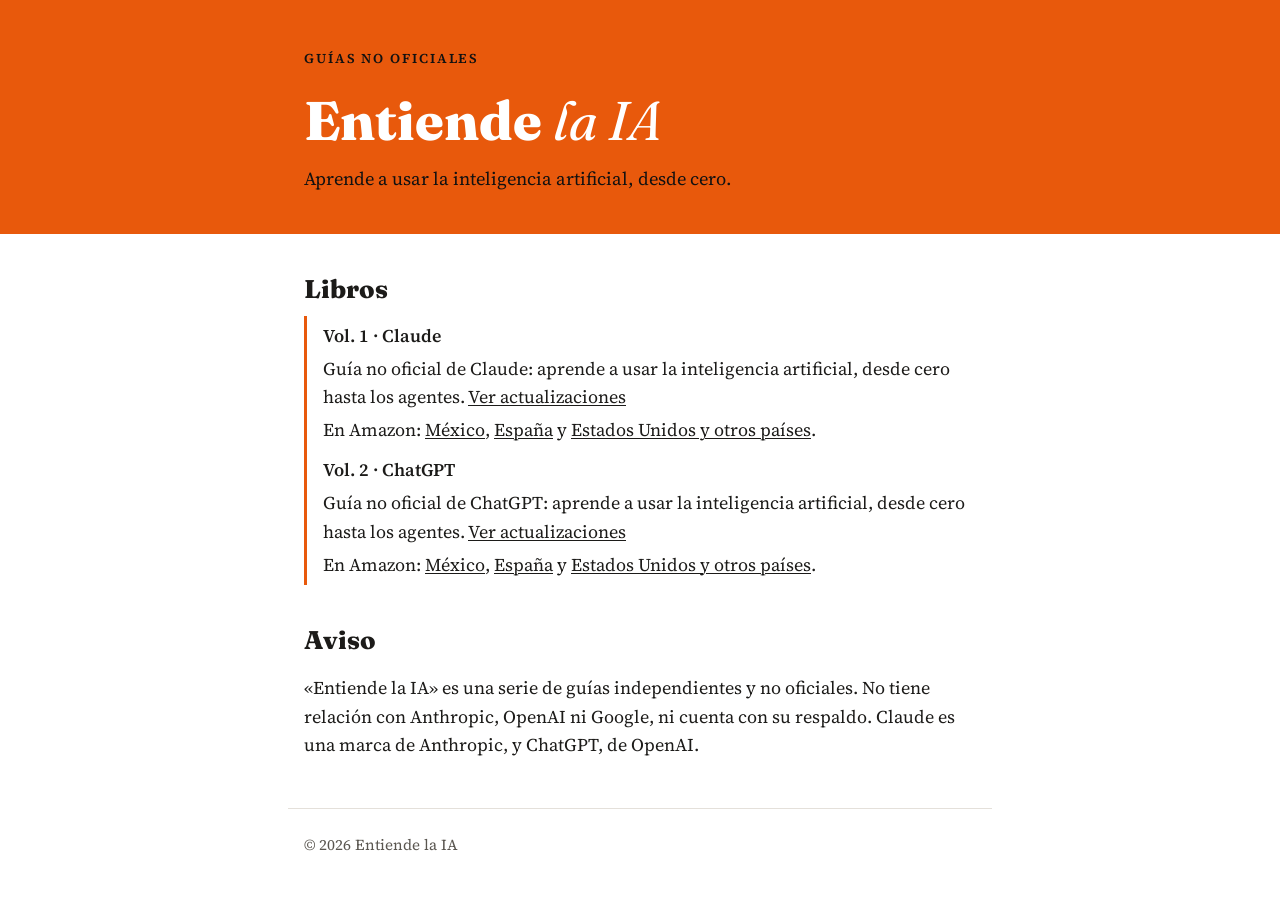
<file: index.html>
<!doctype html>
<html lang="es">
<head>
<meta charset="utf-8">
<meta name="viewport" content="width=device-width, initial-scale=1">
<title>Entiende la IA</title>
<meta name="description" content="Guías no oficiales para aprender a usar la inteligencia artificial, desde cero.">
<link rel="icon" href="data:image/svg+xml,%3Csvg xmlns='http://www.w3.org/2000/svg' viewBox='0 0 32 32'%3E%3Crect width='32' height='32' rx='6' fill='%23E8590C'/%3E%3Ctext x='16' y='22' font-family='Georgia,serif' font-size='15' font-weight='700' text-anchor='middle' fill='%23111'%3EIA%3C/text%3E%3C/svg%3E">
<link rel="preconnect" href="https://fonts.googleapis.com">
<link rel="preconnect" href="https://fonts.gstatic.com" crossorigin>
<link rel="stylesheet" href="https://fonts.googleapis.com/css2?family=Fraunces:ital,opsz,wght@0,9..144,800;1,9..144,400&family=Source+Serif+4:ital,wght@0,400;0,600;1,400&display=swap">
<link rel="stylesheet" href="estilo.css">
</head>
<body>
<header class="banda">
  <div class="caja">
    <p class="volanta">Guías no oficiales</p>
    <h1 class="marca">Entiende <em>la IA</em></h1>
    <p class="bajada">Aprende a usar la inteligencia artificial, desde cero.</p>
  </div>
</header>

<main class="caja">
  <section>
    <h2>Libros</h2>
    <ol class="novedades">
      <li>
        <p class="fecha">Vol. 1 · Claude</p>
        <p>Guía no oficial de Claude: aprende a usar la inteligencia artificial, desde cero hasta los agentes. <a href="claude/">Ver actualizaciones</a></p>
        <p>En Amazon: <a href="https://www.amazon.com.mx/dp/B0H7L9KS85">México</a>, <a href="https://www.amazon.es/dp/B0H7L9KS85">España</a> y <a href="https://www.amazon.com/dp/B0H7L9KS85">Estados Unidos y otros países</a>.</p>
      </li>
      <li>
        <p class="fecha">Vol. 2 · ChatGPT</p>
        <p>Guía no oficial de ChatGPT: aprende a usar la inteligencia artificial, desde cero hasta los agentes. <a href="chatgpt/">Ver actualizaciones</a></p>
        <p>En Amazon: <a href="https://www.amazon.com.mx/dp/B0HQBMYYZN">México</a>, <a href="https://www.amazon.es/dp/B0HQBMYYZN">España</a> y <a href="https://www.amazon.com/dp/B0HQBMYYZN">Estados Unidos y otros países</a>.</p>
      </li>
    </ol>
  </section>

  <section class="aviso">
    <h2>Aviso</h2>
    <p>«Entiende la IA» es una serie de guías independientes y no oficiales. No tiene relación con Anthropic, OpenAI ni Google, ni cuenta con su respaldo. Claude es una marca de Anthropic, y ChatGPT, de OpenAI.</p>
  </section>
</main>

<footer class="caja pie">© 2026 Entiende la IA</footer>
</body>
</html>
</file>
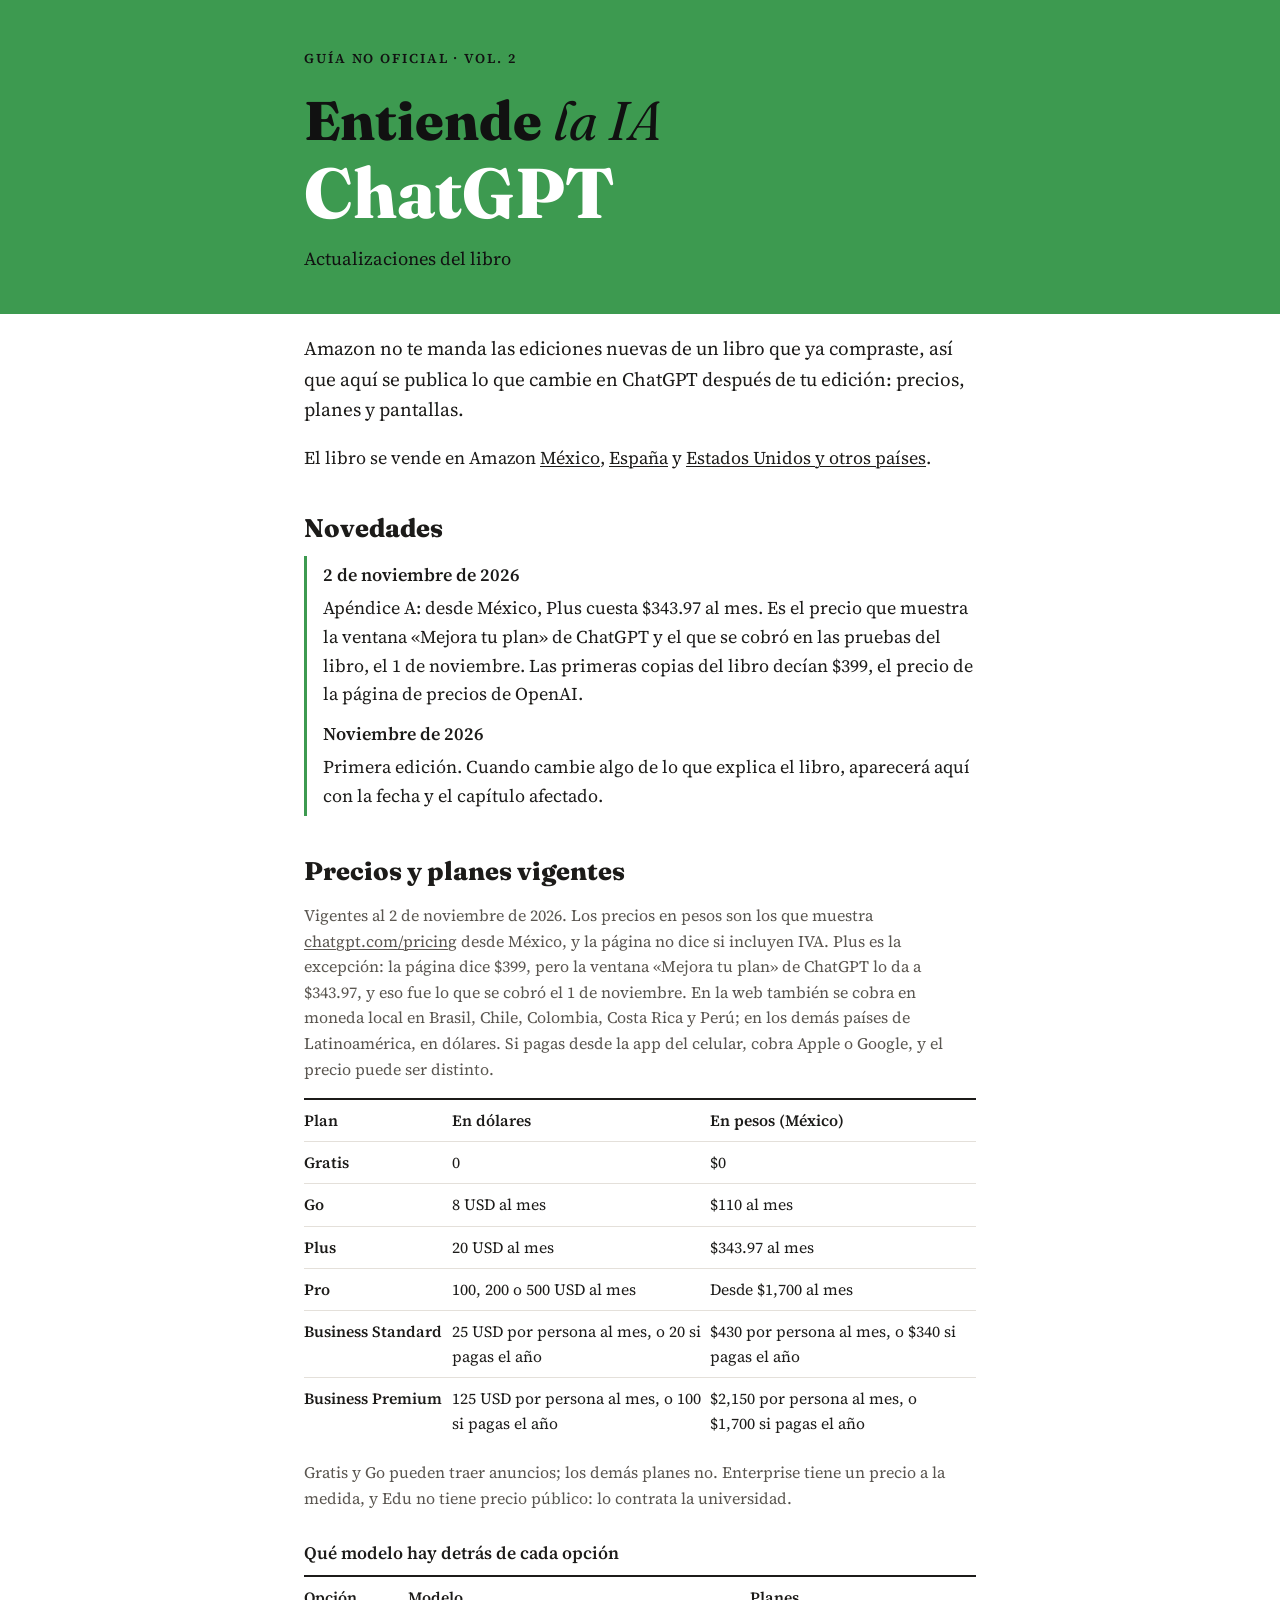
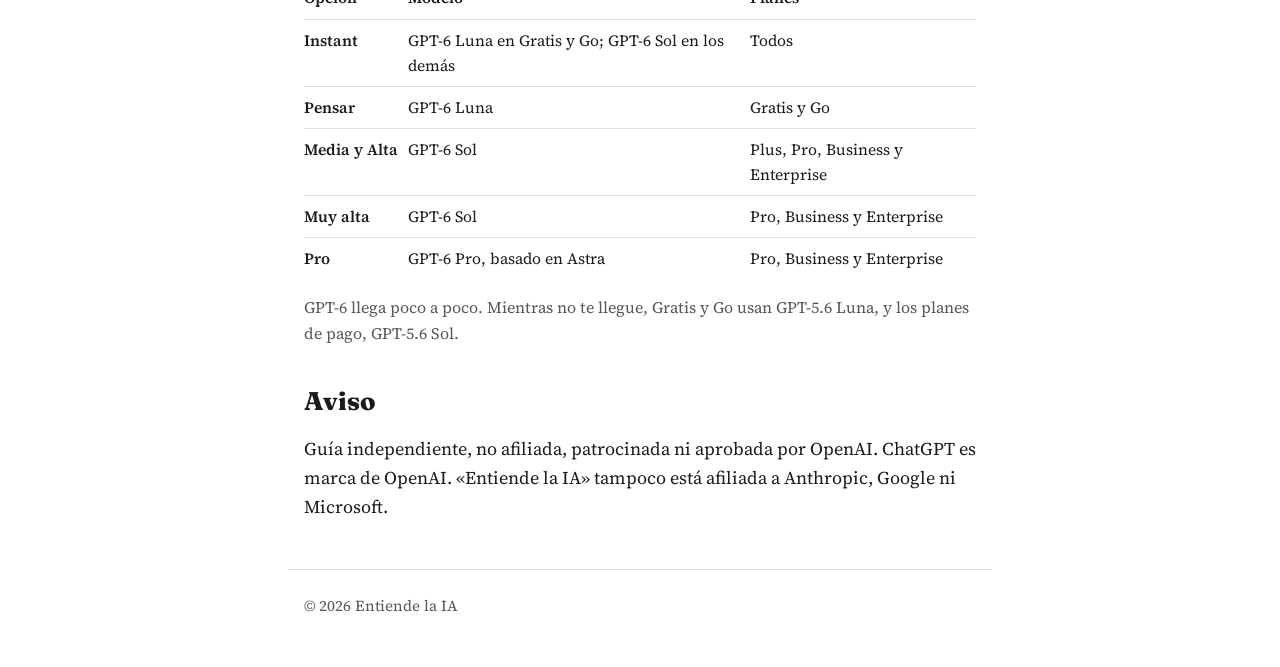
<file: chatgpt/index.html>
<!doctype html>
<html lang="es">
<head>
<meta charset="utf-8">
<meta name="viewport" content="width=device-width, initial-scale=1">
<title>Actualizaciones · Entiende la IA · ChatGPT</title>
<meta name="description" content="Lo que cambió en ChatGPT después de tu edición de «Entiende la IA · ChatGPT»: precios, planes y pantallas.">
<link rel="icon" href="data:image/svg+xml,%3Csvg xmlns='http://www.w3.org/2000/svg' viewBox='0 0 32 32'%3E%3Crect width='32' height='32' rx='6' fill='%233D9A50'/%3E%3Ctext x='16' y='22' font-family='Georgia,serif' font-size='15' font-weight='700' text-anchor='middle' fill='%23111'%3EIA%3C/text%3E%3C/svg%3E">
<link rel="preconnect" href="https://fonts.googleapis.com">
<link rel="preconnect" href="https://fonts.gstatic.com" crossorigin>
<link rel="stylesheet" href="https://fonts.googleapis.com/css2?family=Fraunces:ital,opsz,wght@0,9..144,800;1,9..144,400&family=Source+Serif+4:ital,wght@0,400;0,600;1,400&display=swap">
<link rel="stylesheet" href="../estilo.css">
<style>:root { --acento: #3D9A50; }</style>
</head>
<body>
<header class="banda">
  <div class="caja">
    <p class="volanta">Guía no oficial · Vol. 2</p>
    <p class="marca"><a href="/">Entiende <em>la IA</em></a></p>
    <h1>ChatGPT</h1>
    <p class="bajada">Actualizaciones del libro</p>
  </div>
</header>

<main class="caja">
  <p class="intro">Amazon no te manda las ediciones nuevas de un libro que ya compraste, así que aquí se publica lo que cambie en ChatGPT después de tu edición: precios, planes y pantallas.</p>
  <p>El libro se vende en Amazon <a href="https://www.amazon.com.mx/dp/B0HQBMYYZN">México</a>, <a href="https://www.amazon.es/dp/B0HQBMYYZN">España</a> y <a href="https://www.amazon.com/dp/B0HQBMYYZN">Estados Unidos y otros países</a>.</p>

  <section>
    <h2>Novedades</h2>
    <ol class="novedades">
      <li>
        <p class="fecha">2 de noviembre de 2026</p>
        <p>Apéndice A: desde México, Plus cuesta $343.97 al mes. Es el precio que muestra la ventana «Mejora tu plan» de ChatGPT y el que se cobró en las pruebas del libro, el 1 de noviembre. Las primeras copias del libro decían $399, el precio de la página de precios de OpenAI.</p>
      </li>
      <li>
        <p class="fecha">Noviembre de 2026</p>
        <p>Primera edición. Cuando cambie algo de lo que explica el libro, aparecerá aquí con la fecha y el capítulo afectado.</p>
      </li>
    </ol>
  </section>

  <section>
    <h2>Precios y planes vigentes</h2>
    <p class="nota">Vigentes al 2 de noviembre de 2026. Los precios en pesos son los que muestra <a href="https://chatgpt.com/pricing">chatgpt.com/pricing</a> desde México, y la página no dice si incluyen IVA. Plus es la excepción: la página dice $399, pero la ventana «Mejora tu plan» de ChatGPT lo da a $343.97, y eso fue lo que se cobró el 1 de noviembre. En la web también se cobra en moneda local en Brasil, Chile, Colombia, Costa Rica y Perú; en los demás países de Latinoamérica, en dólares. Si pagas desde la app del celular, cobra Apple o Google, y el precio puede ser distinto.</p>

    <div class="tabla"><table>
      <thead><tr><th>Plan</th><th>En dólares</th><th>En pesos (México)</th></tr></thead>
      <tbody>
        <tr><td>Gratis</td><td>0</td><td>$0</td></tr>
        <tr><td>Go</td><td>8 USD al mes</td><td>$110 al mes</td></tr>
        <tr><td>Plus</td><td>20 USD al mes</td><td>$343.97 al mes</td></tr>
        <tr><td>Pro</td><td>100, 200 o 500 USD al mes</td><td>Desde $1,700 al mes</td></tr>
        <tr><td>Business Standard</td><td>25 USD por persona al mes, o 20 si pagas el año</td><td>$430 por persona al mes, o $340 si pagas el año</td></tr>
        <tr><td>Business Premium</td><td>125 USD por persona al mes, o 100 si pagas el año</td><td>$2,150 por persona al mes, o $1,700 si pagas el año</td></tr>
      </tbody>
    </table></div>
    <p class="nota">Gratis y Go pueden traer anuncios; los demás planes no. Enterprise tiene un precio a la medida, y Edu no tiene precio público: lo contrata la universidad.</p>

    <h3>Qué modelo hay detrás de cada opción</h3>
    <div class="tabla"><table>
      <thead><tr><th>Opción</th><th>Modelo</th><th>Planes</th></tr></thead>
      <tbody>
        <tr><td>Instant</td><td>GPT-6 Luna en Gratis y Go; GPT-6 Sol en los demás</td><td>Todos</td></tr>
        <tr><td>Pensar</td><td>GPT-6 Luna</td><td>Gratis y Go</td></tr>
        <tr><td>Media y Alta</td><td>GPT-6 Sol</td><td>Plus, Pro, Business y Enterprise</td></tr>
        <tr><td>Muy alta</td><td>GPT-6 Sol</td><td>Pro, Business y Enterprise</td></tr>
        <tr><td>Pro</td><td>GPT-6 Pro, basado en Astra</td><td>Pro, Business y Enterprise</td></tr>
      </tbody>
    </table></div>
    <p class="nota">GPT-6 llega poco a poco. Mientras no te llegue, Gratis y Go usan GPT-5.6 Luna, y los planes de pago, GPT-5.6 Sol.</p>
  </section>

  <section class="aviso">
    <h2>Aviso</h2>
    <p>Guía independiente, no afiliada, patrocinada ni aprobada por OpenAI. ChatGPT es marca de OpenAI. «Entiende la IA» tampoco está afiliada a Anthropic, Google ni Microsoft.</p>
  </section>
</main>

<footer class="caja pie">© 2026 Entiende la IA</footer>
</body>
</html>
</file>
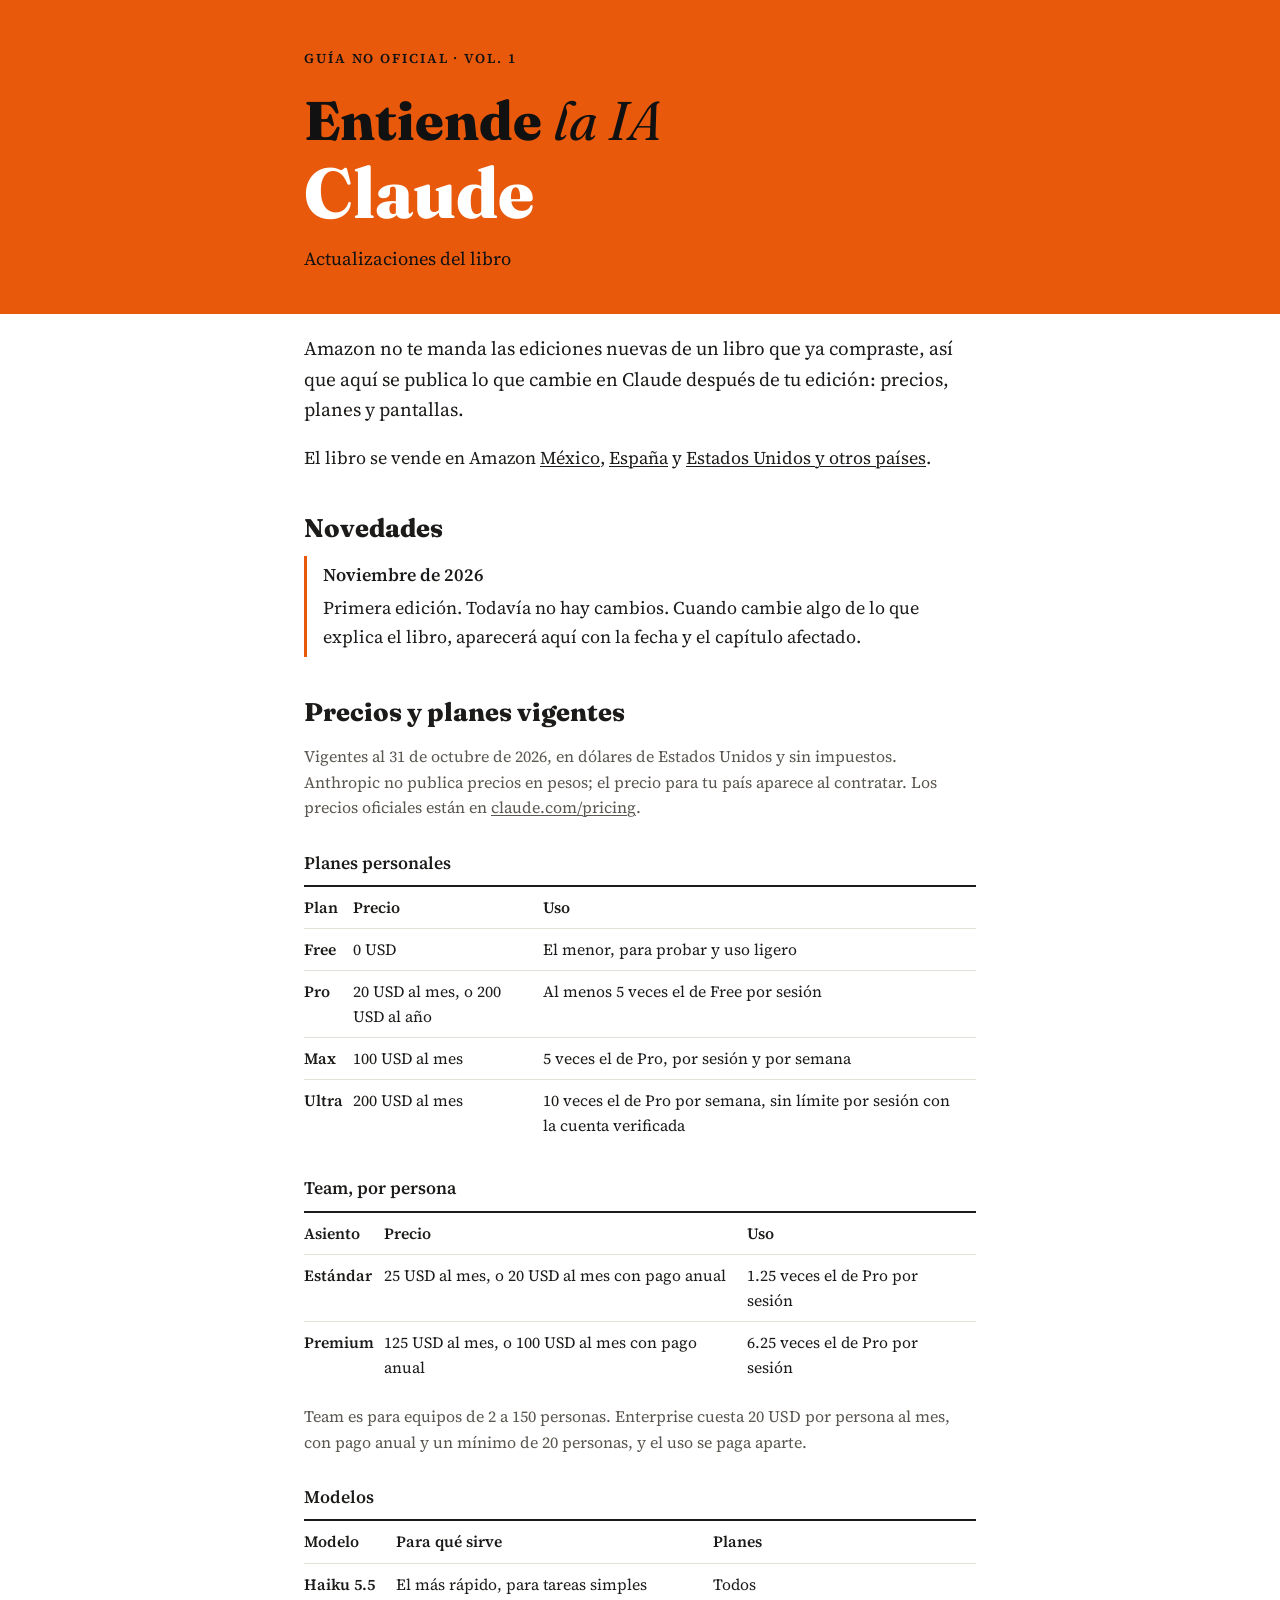
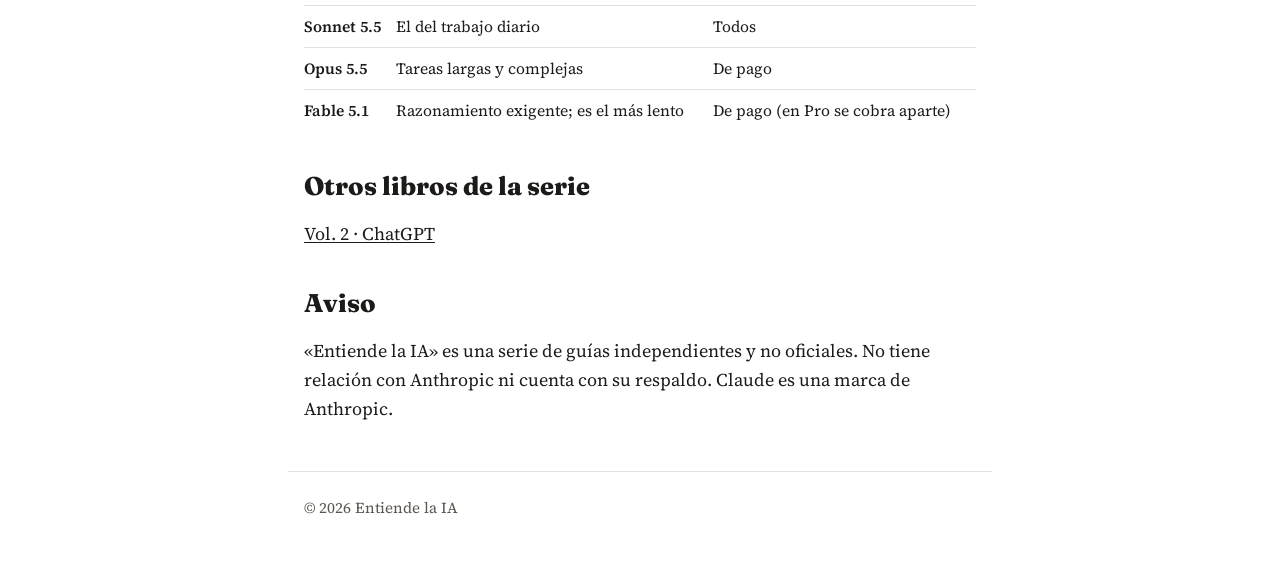
<file: claude/index.html>
<!doctype html>
<html lang="es">
<head>
<meta charset="utf-8">
<meta name="viewport" content="width=device-width, initial-scale=1">
<title>Actualizaciones · Entiende la IA · Claude</title>
<meta name="description" content="Lo que cambió en Claude después de tu edición de «Entiende la IA · Claude»: precios, planes y pantallas.">
<link rel="icon" href="data:image/svg+xml,%3Csvg xmlns='http://www.w3.org/2000/svg' viewBox='0 0 32 32'%3E%3Crect width='32' height='32' rx='6' fill='%23E8590C'/%3E%3Ctext x='16' y='22' font-family='Georgia,serif' font-size='15' font-weight='700' text-anchor='middle' fill='%23111'%3EIA%3C/text%3E%3C/svg%3E">
<link rel="preconnect" href="https://fonts.googleapis.com">
<link rel="preconnect" href="https://fonts.gstatic.com" crossorigin>
<link rel="stylesheet" href="https://fonts.googleapis.com/css2?family=Fraunces:ital,opsz,wght@0,9..144,800;1,9..144,400&family=Source+Serif+4:ital,wght@0,400;0,600;1,400&display=swap">
<link rel="stylesheet" href="../estilo.css">
<style>:root { --acento: #E8590C; }</style>
</head>
<body>
<header class="banda">
  <div class="caja">
    <p class="volanta">Guía no oficial · Vol. 1</p>
    <p class="marca"><a href="/">Entiende <em>la IA</em></a></p>
    <h1>Claude</h1>
    <p class="bajada">Actualizaciones del libro</p>
  </div>
</header>

<main class="caja">
  <p class="intro">Amazon no te manda las ediciones nuevas de un libro que ya compraste, así que aquí se publica lo que cambie en Claude después de tu edición: precios, planes y pantallas.</p>
  <p>El libro se vende en Amazon <a href="https://www.amazon.com.mx/dp/B0H7L9KS85">México</a>, <a href="https://www.amazon.es/dp/B0H7L9KS85">España</a> y <a href="https://www.amazon.com/dp/B0H7L9KS85">Estados Unidos y otros países</a>.</p>

  <section>
    <h2>Novedades</h2>
    <ol class="novedades">
      <li>
        <p class="fecha">Noviembre de 2026</p>
        <p>Primera edición. Todavía no hay cambios. Cuando cambie algo de lo que explica el libro, aparecerá aquí con la fecha y el capítulo afectado.</p>
      </li>
    </ol>
  </section>

  <section>
    <h2>Precios y planes vigentes</h2>
    <p class="nota">Vigentes al 31 de octubre de 2026, en dólares de Estados Unidos y sin impuestos. Anthropic no publica precios en pesos; el precio para tu país aparece al contratar. Los precios oficiales están en <a href="https://claude.com/pricing">claude.com/pricing</a>.</p>

    <h3>Planes personales</h3>
    <div class="tabla"><table>
      <thead><tr><th>Plan</th><th>Precio</th><th>Uso</th></tr></thead>
      <tbody>
        <tr><td>Free</td><td>0 USD</td><td>El menor, para probar y uso ligero</td></tr>
        <tr><td>Pro</td><td>20 USD al mes, o 200 USD al año</td><td>Al menos 5 veces el de Free por sesión</td></tr>
        <tr><td>Max</td><td>100 USD al mes</td><td>5 veces el de Pro, por sesión y por semana</td></tr>
        <tr><td>Ultra</td><td>200 USD al mes</td><td>10 veces el de Pro por semana, sin límite por sesión con la cuenta verificada</td></tr>
      </tbody>
    </table></div>

    <h3>Team, por persona</h3>
    <div class="tabla"><table>
      <thead><tr><th>Asiento</th><th>Precio</th><th>Uso</th></tr></thead>
      <tbody>
        <tr><td>Estándar</td><td>25 USD al mes, o 20 USD al mes con pago anual</td><td>1.25 veces el de Pro por sesión</td></tr>
        <tr><td>Premium</td><td>125 USD al mes, o 100 USD al mes con pago anual</td><td>6.25 veces el de Pro por sesión</td></tr>
      </tbody>
    </table></div>
    <p class="nota">Team es para equipos de 2 a 150 personas. Enterprise cuesta 20 USD por persona al mes, con pago anual y un mínimo de 20 personas, y el uso se paga aparte.</p>

    <h3>Modelos</h3>
    <div class="tabla"><table>
      <thead><tr><th>Modelo</th><th>Para qué sirve</th><th>Planes</th></tr></thead>
      <tbody>
        <tr><td>Haiku 5.5</td><td>El más rápido, para tareas simples</td><td>Todos</td></tr>
        <tr><td>Sonnet 5.5</td><td>El del trabajo diario</td><td>Todos</td></tr>
        <tr><td>Opus 5.5</td><td>Tareas largas y complejas</td><td>De pago</td></tr>
        <tr><td>Fable 5.1</td><td>Razonamiento exigente; es el más lento</td><td>De pago (en Pro se cobra aparte)</td></tr>
      </tbody>
    </table></div>
  </section>

  <section>
    <h2>Otros libros de la serie</h2>
    <p><a href="../chatgpt/">Vol. 2 · ChatGPT</a></p>
  </section>

  <section class="aviso">
    <h2>Aviso</h2>
    <p>«Entiende la IA» es una serie de guías independientes y no oficiales. No tiene relación con Anthropic ni cuenta con su respaldo. Claude es una marca de Anthropic.</p>
  </section>
</main>

<footer class="caja pie">© 2026 Entiende la IA</footer>
</body>
</html>
</file>
<file: estilo.css>
/* Estilo de entiendelaia.net. Cada tomo fija su --acento (Claude #E8590C, ChatGPT #3D9A50, Gemini #5B7CFA). */
:root {
  --acento: #E8590C;
  --tinta: #1C1B19;
  --suave: #5A5650;
  --fondo: #FFFFFF;
  --linea: #E4E0DA;
  --caja-ancho: 44rem;
}
* { box-sizing: border-box; }
html { -webkit-text-size-adjust: 100%; }
body { margin: 0; background: var(--fondo); color: var(--tinta); font: 400 1.125rem/1.6 "Source Serif 4", Georgia, serif; }
a { color: inherit; text-decoration-thickness: 1px; text-underline-offset: 2px; }
.caja { max-width: var(--caja-ancho); margin: 0 auto; padding: 0 1rem; }

.banda { background: var(--acento); color: #111111; padding: 3rem 0 2.5rem; }
.volanta { margin: 0 0 1.5rem; font-weight: 600; font-size: .85rem; letter-spacing: .14em; text-transform: uppercase; }
.marca { margin: 0; font: 800 clamp(2.2rem, 7vw, 3.4rem)/1 "Fraunces", Georgia, serif; }
.marca a { text-decoration: none; }
.marca em { font-weight: 400; }
h1 { margin: .6rem 0 0; font: 800 clamp(2.6rem, 9vw, 4.4rem)/1 "Fraunces", Georgia, serif; color: #FFFFFF; }
.bajada { margin: 1rem 0 0; font-size: 1.15rem; }

main { padding-top: 2rem; padding-bottom: 1rem; }
.intro { font-size: 1.2rem; }
h2 { margin: 2.5rem 0 .75rem; font: 800 1.6rem/1.2 "Fraunces", Georgia, serif; }
h3 { margin: 1.75rem 0 .5rem; font-size: 1.1rem; font-weight: 600; }
.nota { color: var(--suave); font-size: 1rem; }

.novedades { list-style: none; margin: 0; padding: 0; }
.novedades li { border-left: 3px solid var(--acento); padding: .1rem 0 .1rem 1rem; }
.novedades p { margin: .25rem 0; }
.fecha { font-weight: 600; }

.tabla { overflow-x: auto; }
table { width: 100%; border-collapse: collapse; font-size: .98rem; }
th, td { padding: .5rem .6rem .5rem 0; text-align: left; vertical-align: top; border-top: 1px solid var(--linea); }
th { font-weight: 600; border-top: 2px solid var(--tinta); }
td:first-child { white-space: nowrap; font-weight: 600; }

.aviso { margin-top: 2.5rem; }
.pie { padding-top: 1.5rem; padding-bottom: 3rem; color: var(--suave); font-size: .95rem; border-top: 1px solid var(--linea); margin-top: 3rem; }

@media (max-width: 30rem) {
  body { font-size: 1.05rem; }
  .banda { padding: 2.25rem 0 2rem; }
  table { font-size: .92rem; }
}
</file>
